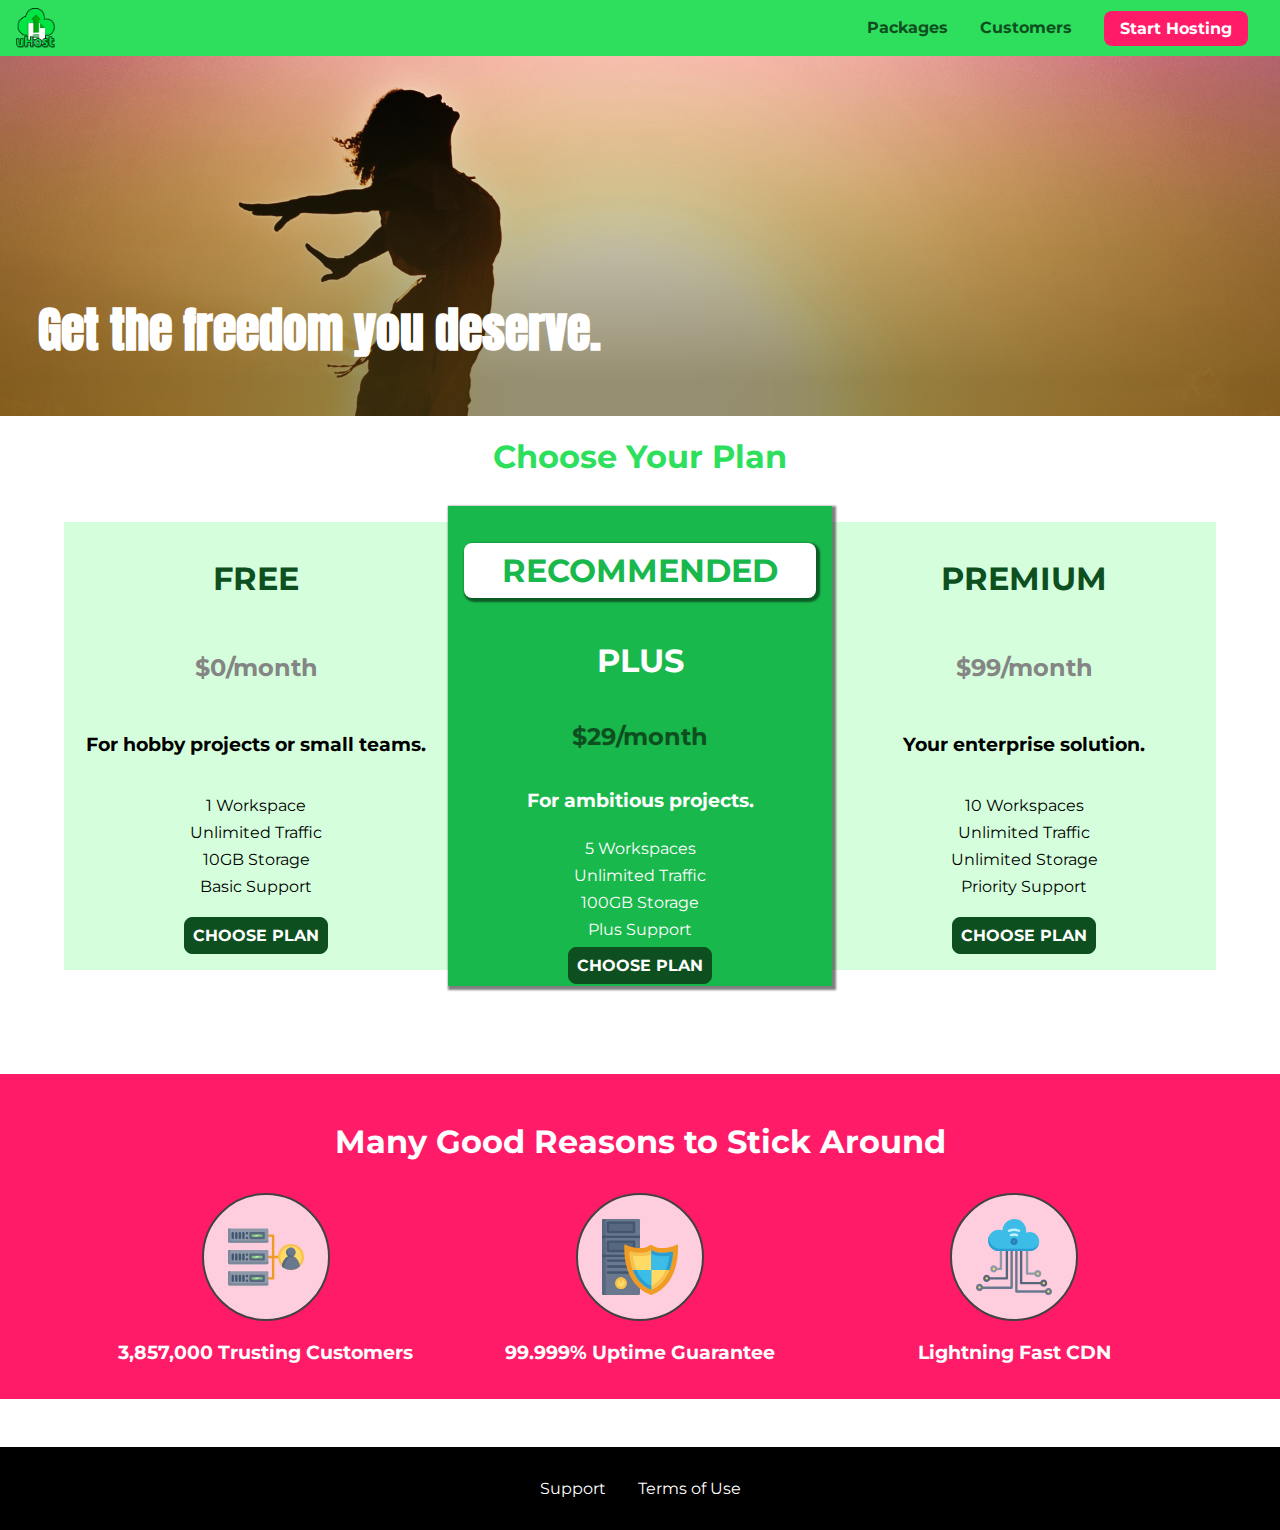
<file: index.html>
<!DOCTYPE html>
<html lang="en">

<head>
  <meta charset="UTF-8" />
  <meta http-equiv="X-UA-Compatible" content="ie=edge" />
  <meta name="viewport" content="width=device-width, initial-scale=1.0">
  <title>uHost</title>
  <link rel=" shortcut icon" href="favicon.png" />
  <link rel="stylesheet" href="shared.css" />
  <link rel="stylesheet" href="main.css" />
</head>

<body>
  <div class="backdrop"></div>
  <div class="modal">
    <h1 class="modal__title">Do you want to continue?</h1>
    <div class="modal__actions">
      <a href="start-hosting/index.html" class="modal__action">Yes!</a>
      <button class="modal__action modal__action--negative" type="button">
        No!
      </button>
    </div>
  </div>
  <header class="main-header">
    <div class="main-header__items">

      <button class="toggle-button">
        <span class="toggle-button__bar"></span>
        <span class="toggle-button__bar"></span>
        <span class="toggle-button__bar"></span>
      </button>
      <a href="index.html" class="main-header__brand">
        <img src="images/uhost-icon.png" alt="uHost - Your favorite hosting company" />
      </a>
    </div>
    <nav class="main-nav">
      <ul class="main-nav__items">
        <li class="main-nav__item">
          <a href="packages/index.html">Packages</a>
        </li>
        <li class="main-nav__item">
          <a href="customers/index.html">Customers</a>
        </li>
        <li class="main-nav__item main-nav__item--cta">
          <a href="start-hosting/index.html">Start Hosting</a>
        </li>
      </ul>
    </nav>
  </header>

  <nav class="mobile-nav">
    <ul class="mobile-nav__items">
      <li class="mobile-nav__item">
        <a href="packages/index.html">Packages</a>
      </li>
      <li class="mobile-nav__item">
        <a href="customers/index.html">Customers</a>
      </li>
      <li class="mobile-nav__item mobile-nav__item--cta">
        <a href="start-hosting/index.html">Start Hosting</a>
      </li>
    </ul>
  </nav>
  <main>
    <section id="product-overview">
      <h1>Get the freedom you deserve.</h1>
    </section>
    <section id="plans">
      <h1 class="section-title">Choose Your Plan</h1>
      <div class="plan__list">
        <article class="plan">
          <h1 class="plan__title">FREE</h1>
          <h2 class="plan__price">$0/month</h2>
          <h3>For hobby projects or small teams.</h3>
          <ul class="plan__features">
            <li class="plan__feature">1 Workspace</li>
            <li class="plan__feature">Unlimited Traffic</li>
            <li class="plan__feature">10GB Storage</li>
            <li class="plan__feature">Basic Support</li>
          </ul>
          <div>
            <button class="button">CHOOSE PLAN</button>
          </div>
        </article>
        <article class="plan plan--highlighted">
          <h1 class="plan__annotation">RECOMMENDED</h1>
          <h1 class="plan__title">PLUS</h1>
          <h2 class="plan__price">$29/month</h2>
          <h3>For ambitious projects.</h3>
          <ul class="plan__features">
            <li class="plan__feature">5 Workspaces</li>
            <li class="plan__feature">Unlimited Traffic</li>
            <li class="plan__feature">100GB Storage</li>
            <li class="plan__feature">Plus Support</li>
          </ul>
          <div>
            <button class="button">CHOOSE PLAN</button>
          </div>
        </article>
        <article class="plan">
          <h1 class="plan__title">PREMIUM</h1>
          <h2 class="plan__price">$99/month</h2>
          <h3>Your enterprise solution.</h3>
          <ul class="plan__features">
            <li class="plan__feature">10 Workspaces</li>
            <li class="plan__feature">Unlimited Traffic</li>
            <li class="plan__feature">Unlimited Storage</li>
            <li class="plan__feature">Priority Support</li>
          </ul>
          <div>
            <button class="button">CHOOSE PLAN</button>
          </div>
        </article>
      </div>
    </section>
    <section id="key-features">
      <h1 class="section-title">Many Good Reasons to Stick Around</h1>
      <ul class="key-feature__list">
        <li class="key-feature">
          <div class="key-feature__image">
            <svg viewbox="0 0 512 512">
              <path style="fill: #f09b24"
                d="M344,248h-32V112c0-4.418-3.582-8-8-8h-40c-4.418,0-8,3.582-8,8s3.582,8,8,8h32v128h-32  c-4.418,0-8,3.582-8,8s3.582,8,8,8h32v128h-32c-4.418,0-8,3.582-8,8s3.582,8,8,8h40c4.418,0,8-3.582,8-8V264h32c4.418,0,8-3.582,8-8  S348.418,248,344,248z" />
              <path style="fill: #8e9aa9"
                d="M264,64H8c-4.418,0-8,3.582-8,8v80c0,4.418,3.582,8,8,8h256c4.418,0,8-3.582,8-8V72  C272,67.582,268.418,64,264,64z" />
              <path style="fill: #7c899b"
                d="M24,144c-4.418,0-8-3.582-8-8V64H8c-4.418,0-8,3.582-8,8v80c0,4.418,3.582,8,8,8h256  c4.418,0,8-3.582,8-8v-8H24z" />
              <rect x="152" y="96" style="fill: #b8e3a8" width="88" height="32" />
              <g>
                <polygon style="fill: #7ec97d" points="152,96 152,128 166,128 198,96  " />
                <polygon style="fill: #7ec97d" points="220,96 188,128 240,128 240,96  " />
              </g>
              <path style="fill: #56677e"
                d="M240,136h-88c-4.418,0-8-3.582-8-8V96c0-4.418,3.582-8,8-8h88c4.418,0,8,3.582,8,8v32  C248,132.418,244.418,136,240,136z M160,120h72v-16h-72V120z" />
              <g>
                <path style="fill: #435670"
                  d="M32,136c-4.418,0-8-3.582-8-8V96c0-4.418,3.582-8,8-8s8,3.582,8,8v32C40,132.418,36.418,136,32,136z   " />
                <path style="fill: #435670"
                  d="M56,136c-4.418,0-8-3.582-8-8V96c0-4.418,3.582-8,8-8s8,3.582,8,8v32C64,132.418,60.418,136,56,136z   " />
                <path style="fill: #435670"
                  d="M80,136c-4.418,0-8-3.582-8-8V96c0-4.418,3.582-8,8-8s8,3.582,8,8v32C88,132.418,84.418,136,80,136z   " />
                <path style="fill: #435670"
                  d="M104,136c-4.418,0-8-3.582-8-8V96c0-4.418,3.582-8,8-8s8,3.582,8,8v32   C112,132.418,108.418,136,104,136z" />
                <path style="fill: #435670"
                  d="M128,105c-4.418,0-8-3.582-8-8v-1c0-4.418,3.582-8,8-8s8,3.582,8,8v1   C136,101.418,132.418,105,128,105z" />
                <path style="fill: #435670"
                  d="M128,136c-4.418,0-8-3.582-8-8v-1c0-4.418,3.582-8,8-8s8,3.582,8,8v1   C136,132.418,132.418,136,128,136z" />
              </g>
              <path style="fill: #8e9aa9"
                d="M264,208H8c-4.418,0-8,3.582-8,8v80c0,4.418,3.582,8,8,8h256c4.418,0,8-3.582,8-8v-80  C272,211.582,268.418,208,264,208z" />
              <path style="fill: #7c899b"
                d="M24,288c-4.418,0-8-3.582-8-8v-72H8c-4.418,0-8,3.582-8,8v80c0,4.418,3.582,8,8,8h256  c4.418,0,8-3.582,8-8v-8H24z" />
              <rect x="152" y="240" style="fill: #b8e3a8" width="88" height="32" />
              <g>
                <polygon style="fill: #7ec97d" points="152,240 152,272 166,272 198,240  " />
                <polygon style="fill: #7ec97d" points="220,240 188,272 240,272 240,240  " />
              </g>
              <path style="fill: #56677e"
                d="M240,280h-88c-4.418,0-8-3.582-8-8v-32c0-4.418,3.582-8,8-8h88c4.418,0,8,3.582,8,8v32  C248,276.418,244.418,280,240,280z M160,264h72v-16h-72V264z" />
              <g>
                <path style="fill: #435670"
                  d="M32,280c-4.418,0-8-3.582-8-8v-32c0-4.418,3.582-8,8-8s8,3.582,8,8v32C40,276.418,36.418,280,32,280   z" />
                <path style="fill: #435670"
                  d="M56,280c-4.418,0-8-3.582-8-8v-32c0-4.418,3.582-8,8-8s8,3.582,8,8v32C64,276.418,60.418,280,56,280   z" />
                <path style="fill: #435670"
                  d="M80,280c-4.418,0-8-3.582-8-8v-32c0-4.418,3.582-8,8-8s8,3.582,8,8v32C88,276.418,84.418,280,80,280   z" />
                <path style="fill: #435670"
                  d="M104,280c-4.418,0-8-3.582-8-8v-32c0-4.418,3.582-8,8-8s8,3.582,8,8v32   C112,276.418,108.418,280,104,280z" />
                <path style="fill: #435670"
                  d="M128,249c-4.418,0-8-3.582-8-8v-1c0-4.418,3.582-8,8-8s8,3.582,8,8v1   C136,245.418,132.418,249,128,249z" />
                <path style="fill: #435670"
                  d="M128,280c-4.418,0-8-3.582-8-8v-1c0-4.418,3.582-8,8-8s8,3.582,8,8v1   C136,276.418,132.418,280,128,280z" />
              </g>
              <path style="fill: #8e9aa9"
                d="M264,352H8c-4.418,0-8,3.582-8,8v80c0,4.418,3.582,8,8,8h256c4.418,0,8-3.582,8-8v-80  C272,355.582,268.418,352,264,352z" />
              <path style="fill: #7c899b"
                d="M24,432c-4.418,0-8-3.582-8-8v-72H8c-4.418,0-8,3.582-8,8v80c0,4.418,3.582,8,8,8h256  c4.418,0,8-3.582,8-8v-8H24z" />
              <rect x="152" y="384" style="fill: #b8e3a8" width="88" height="32" />
              <g>
                <polygon style="fill: #7ec97d" points="152,384 152,416 166,416 198,384  " />
                <polygon style="fill: #7ec97d" points="220,384 188,416 240,416 240,384  " />
              </g>
              <path style="fill: #56677e"
                d="M240,424h-88c-4.418,0-8-3.582-8-8v-32c0-4.418,3.582-8,8-8h88c4.418,0,8,3.582,8,8v32  C248,420.418,244.418,424,240,424z M160,408h72v-16h-72V408z" />
              <g>
                <path style="fill: #435670"
                  d="M32,424c-4.418,0-8-3.582-8-8v-32c0-4.418,3.582-8,8-8s8,3.582,8,8v32C40,420.418,36.418,424,32,424   z" />
                <path style="fill: #435670"
                  d="M56,424c-4.418,0-8-3.582-8-8v-32c0-4.418,3.582-8,8-8s8,3.582,8,8v32C64,420.418,60.418,424,56,424   z" />
                <path style="fill: #435670"
                  d="M80,424c-4.418,0-8-3.582-8-8v-32c0-4.418,3.582-8,8-8s8,3.582,8,8v32C88,420.418,84.418,424,80,424   z" />
                <path style="fill: #435670"
                  d="M104,424c-4.418,0-8-3.582-8-8v-32c0-4.418,3.582-8,8-8s8,3.582,8,8v32   C112,420.418,108.418,424,104,424z" />
                <path style="fill: #435670"
                  d="M128,393c-4.418,0-8-3.582-8-8v-1c0-4.418,3.582-8,8-8s8,3.582,8,8v1   C136,389.418,132.418,393,128,393z" />
                <path style="fill: #435670"
                  d="M128,424c-4.418,0-8-3.582-8-8v-1c0-4.418,3.582-8,8-8s8,3.582,8,8v1   C136,420.418,132.418,424,128,424z" />
              </g>
              <path style="fill: #f7c14d"
                d="M424,168c-48.523,0-88,39.477-88,88s39.477,88,88,88s88-39.477,88-88S472.523,168,424,168z" />
              <path style="fill: #ffdb66"
                d="M424,184c-39.701,0-72,32.299-72,72s32.299,72,72,72s72-32.299,72-72S463.701,184,424,184z" />
              <path style="fill: #69788d"
                d="M484.893,314.16C476.393,274.588,451.922,248,424,248s-52.393,26.588-60.893,66.16  c-0.605,2.82,0.354,5.749,2.511,7.664C381.731,336.124,402.465,344,424,344s42.269-7.876,58.381-22.176  C484.539,319.909,485.498,316.98,484.893,314.16z" />
              <path style="fill: #56677e"
                d="M434.053,249.171C430.768,248.403,427.411,248,424,248c-27.922,0-52.393,26.588-60.893,66.16  c-0.605,2.82,0.354,5.749,2.511,7.664c3.383,3.002,6.979,5.703,10.734,8.125C384.904,286.243,407.373,255.378,434.053,249.171z" />
              <path style="fill: #69788d"
                d="M424,192c-17.645,0-32,14.355-32,32s14.355,32,32,32s32-14.355,32-32S441.645,192,424,192z" />
              <path style="fill: #56677e"
                d="M432,248c-17.645,0-32-14.355-32-32c0-6.783,2.128-13.076,5.742-18.258  C397.444,203.53,392,213.138,392,224c0,17.645,14.355,32,32,32c10.862,0,20.471-5.444,26.258-13.742  C445.076,245.872,438.783,248,432,248z" />
            </svg>
          </div>
          <p class="key-feature__description">3,857,000 Trusting Customers</p>
        </li>
        <li class="key-feature">
          <div class="key-feature__image">
            <svg viewbox="0 0 512 512">
              <path style="fill: #69788d"
                d="M248,0H8C3.582,0,0,3.582,0,8v496c0,4.418,3.582,8,8,8h240c4.418,0,8-3.582,8-8V8  C256,3.582,252.418,0,248,0z" />
              <path style="fill: #56677e"
                d="M24,504V8c0-4.418,3.582-8,8-8H8C3.582,0,0,3.582,0,8v496c0,4.418,3.582,8,8,8h24  C27.582,512,24,508.418,24,504z" />
              <g>
                <rect x="0" y="112" style="fill: #435670" width="256" height="16" />
                <rect x="0" y="240" style="fill: #435670" width="256" height="16" />
              </g>
              <path style="fill: #f7c14d"
                d="M128,392c-22.056,0-40,17.944-40,40s17.944,40,40,40s40-17.944,40-40S150.056,392,128,392z" />
              <path style="fill: #ffdb66"
                d="M128,408c-13.233,0-24,10.767-24,24s10.767,24,24,24s24-10.767,24-24S141.233,408,128,408z" />
              <path style="fill: #f7c14d"
                d="M128,392c-2.739,0-5.414,0.278-8,0.805V424c0,4.418,3.582,8,8,8c4.418,0,8-3.582,8-8v-31.195  C133.414,392.278,130.739,392,128,392z" />
              <g>
                <path style="fill: #435670"
                  d="M216,288H40c-4.418,0-8-3.582-8-8s3.582-8,8-8h176c4.418,0,8,3.582,8,8S220.418,288,216,288z" />
                <path style="fill: #435670"
                  d="M216,328H40c-4.418,0-8-3.582-8-8s3.582-8,8-8h176c4.418,0,8,3.582,8,8S220.418,328,216,328z" />
                <path style="fill: #435670"
                  d="M216,368H40c-4.418,0-8-3.582-8-8s3.582-8,8-8h176c4.418,0,8,3.582,8,8S220.418,368,216,368z" />
                <path style="fill: #435670"
                  d="M216,16H40c-4.418,0-8,3.582-8,8v64c0,4.418,3.582,8,8,8h176c4.418,0,8-3.582,8-8V24   C224,19.582,220.418,16,216,16z" />
              </g>
              <rect x="48" y="32" style="fill: #56677e" width="160" height="48" />
              <path style="fill: #435670"
                d="M216,144H40c-4.418,0-8,3.582-8,8v64c0,4.418,3.582,8,8,8h176c4.418,0,8-3.582,8-8v-64  C224,147.582,220.418,144,216,144z" />
              <rect x="48" y="160" style="fill: #56677e" width="160" height="48" />
              <path style="fill: #f09b24"
                d="M511.747,180.237c-0.194-6.537-8.107-10.107-13.135-5.894c-5.6,4.693-42.904,21.282-98.514,21.282  c-33.45,0-64.625-20.999-64.929-21.206c-2.9-1.991-6.764-1.85-9.512,0.346c-2.677,2.135-27.201,20.86-63.793,20.86  c-55.607,0-92.914-16.589-98.515-21.282c-5.028-4.211-12.941-0.645-13.135,5.894c-1.634,54.834,4.655,105.941,18.693,151.903  c12.096,39.604,29.759,74.047,52.497,102.373c27.538,34.304,62.743,59.882,104.66,76.045c3.069,1.918,6.757,1.921,9.83,0  c41.917-16.163,77.122-41.741,104.66-76.045c22.738-28.326,40.401-62.77,52.497-102.373  C507.092,286.179,513.381,235.071,511.747,180.237z" />
              <path style="fill: #f7c14d"
                d="M476.21,221.226c-1.953-1.631-4.568-2.235-7.036-1.628c-21.686,5.327-44.926,8.028-69.075,8.028  c-25.926,0-49.633-8.975-64.955-16.504c-2.307-1.134-5.016-1.091-7.284,0.116c-14.059,7.477-36.919,16.388-65.994,16.388  c-24.153,0-47.394-2.701-69.075-8.028c-5.155-1.268-10.221,2.966-9.894,8.261c2.077,33.693,7.668,65.635,16.616,94.935  c22.774,74.565,66.139,126.334,128.888,153.868c2.032,0.891,4.397,0.891,6.43,0c61.777-27.107,104.716-78.876,127.62-153.868  c8.948-29.3,14.539-61.241,16.616-94.935C479.224,225.319,478.163,222.856,476.21,221.226z" />
              <path style="fill: #ffdb66"
                d="M331.609,451.727c-52.604-25.289-89.304-70.987-109.144-135.944  c-6.532-21.39-11.162-44.336-13.82-68.447c17.133,2.852,34.952,4.291,53.22,4.291c29.394,0,53.376-7.793,69.978-15.561  c17.44,7.736,41.656,15.561,68.256,15.561c18.267,0,36.085-1.439,53.219-4.291c-2.659,24.112-7.288,47.06-13.82,68.448  C419.545,381.108,383.27,426.805,331.609,451.727z" />
              <g>
                <path style="fill: #2c9dd4"
                  d="M479.066,227.858c0.157-2.539-0.903-5.002-2.856-6.633s-4.568-2.235-7.036-1.628   c-21.686,5.327-44.926,8.028-69.075,8.028c-25.926,0-49.633-8.975-64.955-16.504c-1.057-0.52-2.2-0.78-3.345-0.806l-0.072,133.351   h123.601c2.556-6.746,4.933-13.702,7.123-20.874C471.398,293.493,476.989,261.552,479.066,227.858z" />
                <path style="fill: #2c9dd4"
                  d="M206.658,343.667c24.153,63.42,65.028,108.108,121.743,132.995c1.031,0.452,2.147,0.673,3.263,0.666   l0.063-133.661H206.658z" />
              </g>
              <g>
                <path style="fill: #3cbde8"
                  d="M439.497,315.783c6.532-21.389,11.161-44.336,13.82-68.448c-17.134,2.852-34.952,4.291-53.219,4.291   c-26.6,0-50.815-7.824-68.256-15.561l-0.116,107.601h97.758C433.179,334.807,436.524,325.518,439.497,315.783z" />
                <path style="fill: #3cbde8"
                  d="M232.523,343.667c21.144,50.298,54.363,86.56,99.087,108.06l0.117-108.06H232.523z" />
              </g>
            </svg>
          </div>
          <p class="key-feature__description">99.999% Uptime Guarantee</p>
        </li>
        <li class="key-feature">
          <div class="key-feature__image">
            <svg viewbox="0 0 512 512">
              <path style="fill: #8e9aa9"
                d="M168,200c-4.418,0-8,3.582-8,8v120h-17.376c-3.302-9.311-12.194-16-22.624-16  c-13.234,0-24,10.767-24,24s10.766,24,24,24c10.429,0,19.321-6.689,22.624-16H168c4.418,0,8-3.582,8-8V208  C176,203.582,172.418,200,168,200z" />
              <path style="fill: #ffdb66"
                d="M120,328c-4.411,0-8,3.589-8,8s3.589,8,8,8s8-3.589,8-8S124.411,328,120,328z" />
              <path style="fill: #56677e"
                d="M208,200c-4.418,0-8,3.582-8,8v184H94.624C91.322,382.689,82.43,376,72,376  c-13.234,0-24,10.767-24,24s10.766,24,24,24c10.429,0,19.321-6.689,22.624-16H208c4.418,0,8-3.582,8-8V208  C216,203.582,212.418,200,208,200z" />
              <path style="fill: #ffdb66" d="M72,392c-4.411,0-8,3.589-8,8s3.589,8,8,8s8-3.589,8-8S76.411,392,72,392z" />
              <path style="fill: #69788d"
                d="M240,208c-4.418,0-8,3.582-8,8v239H47.24c-2.671-10.34-12.078-18-23.24-18c-13.234,0-24,10.767-24,24  s10.766,24,24,24c9.666,0,18.009-5.747,21.809-14H240c4.418,0,8-3.582,8-8V216C248,211.582,244.418,208,240,208z" />
              <path style="fill: #ffdb66" d="M24,453c-4.411,0-8,3.589-8,8s3.589,8,8,8s8-3.589,8-8S28.411,453,24,453z" />
              <path style="fill: #69788d"
                d="M488,464c-10.429,0-19.321,6.689-22.624,16H280V208c0-4.418-3.582-8-8-8s-8,3.582-8,8v280  c0,4.418,3.582,8,8,8h193.376c3.302,9.311,12.194,16,22.624,16c13.234,0,24-10.767,24-24S501.234,464,488,464z" />
              <path style="fill: #ffdb66"
                d="M488,480c-4.411,0-8,3.589-8,8s3.589,8,8,8s8-3.589,8-8S492.411,480,488,480z" />
              <path style="fill: #56677e"
                d="M456,408c-10.429,0-19.321,6.689-22.624,16H312V208c0-4.418-3.582-8-8-8s-8,3.582-8,8v224  c0,4.418,3.582,8,8,8h129.376c3.302,9.311,12.194,16,22.624,16c13.234,0,24-10.767,24-24S469.234,408,456,408z" />
              <path style="fill: #ffdb66"
                d="M456,424c-4.411,0-8,3.589-8,8s3.589,8,8,8s8-3.589,8-8S460.411,424,456,424z" />
              <path style="fill: #8e9aa9"
                d="M416,344c-10.429,0-19.321,6.689-22.624,16H352V208c0-4.418-3.582-8-8-8s-8,3.582-8,8v160  c0,4.418,3.582,8,8,8h49.376c3.302,9.311,12.194,16,22.624,16c13.234,0,24-10.767,24-24S429.234,344,416,344z" />
              <path style="fill: #ffdb66"
                d="M416,360c-4.411,0-8,3.589-8,8s3.589,8,8,8s8-3.589,8-8S420.411,360,416,360z" />
              <path style="fill: #3cbde8"
                d="M362,88c-8.741,0-17.231,1.751-25.06,5.085C337.646,88.797,338,84.43,338,80  c0-44.112-35.888-80-80-80c-42.823,0-77.895,33.816-79.909,76.149C170.393,73.415,162.244,72,154,72c-39.701,0-72,32.299-72,72  s32.299,72,72,72h208c35.29,0,64-28.71,64-64S397.29,88,362,88z" />
              <path style="fill: #2c9dd4"
                d="M368,200H160c-39.701,0-72-32.299-72-72c0-5.863,0.721-11.559,2.05-17.019  C84.918,120.88,82,132.102,82,144c0,39.701,32.299,72,72,72h208c30.389,0,55.88-21.296,62.379-49.743  C413.565,186.327,392.352,200,368,200z" />
              <path style="fill: #2a7db5"
                d="M256,128c-13.234,0-24,10.767-24,24s10.766,24,24,24c13.233,0,24-10.767,24-24S269.233,128,256,128z" />
              <path style="fill: #2c9dd4"
                d="M256,144c-4.411,0-8,3.589-8,8s3.589,8,8,8c4.411,0,8-3.589,8-8S260.411,144,256,144z" />
              <g>
                <path style="fill: #c5f1fa"
                  d="M221.755,87.695c-2.994,0-5.864-1.688-7.233-4.572c-1.894-3.991-0.194-8.763,3.798-10.657   C230.157,66.849,242.834,64,256,64c13.166,0,25.844,2.849,37.68,8.466c3.992,1.895,5.692,6.666,3.798,10.657   s-6.666,5.692-10.657,3.798C277.144,82.328,266.774,80,256,80c-10.774,0-21.144,2.328-30.821,6.921   C224.072,87.446,222.904,87.695,221.755,87.695z" />
                <path style="fill: #c5f1fa"
                  d="M276.545,116.618c-1.148,0-2.316-0.249-3.424-0.774C267.745,113.293,261.985,112,256,112   c-5.985,0-11.745,1.293-17.121,3.844c-3.991,1.895-8.763,0.192-10.657-3.798c-1.894-3.992-0.193-8.764,3.798-10.657   C239.557,97.813,247.625,96,256,96c8.376,0,16.444,1.813,23.98,5.389c3.991,1.894,5.692,6.665,3.798,10.657   C282.41,114.93,279.539,116.618,276.545,116.618z" />
              </g>
            </svg>
          </div>
          <p class="key-feature__description">Lightning Fast CDN</p>
        </li>
      </ul>
    </section>
  </main>
  <footer class="main-footer">
    <nav>
      <ul class="main-footer__links">
        <li class="main-footer__link">
          <a href="#">Support</a>
        </li>
        <li class="main-footer__link">
          <a href="#">Terms of Use</a>
        </li>
      </ul>
    </nav>
  </footer>
  <script src="shared.js" />
  </body>
</html>
</file>
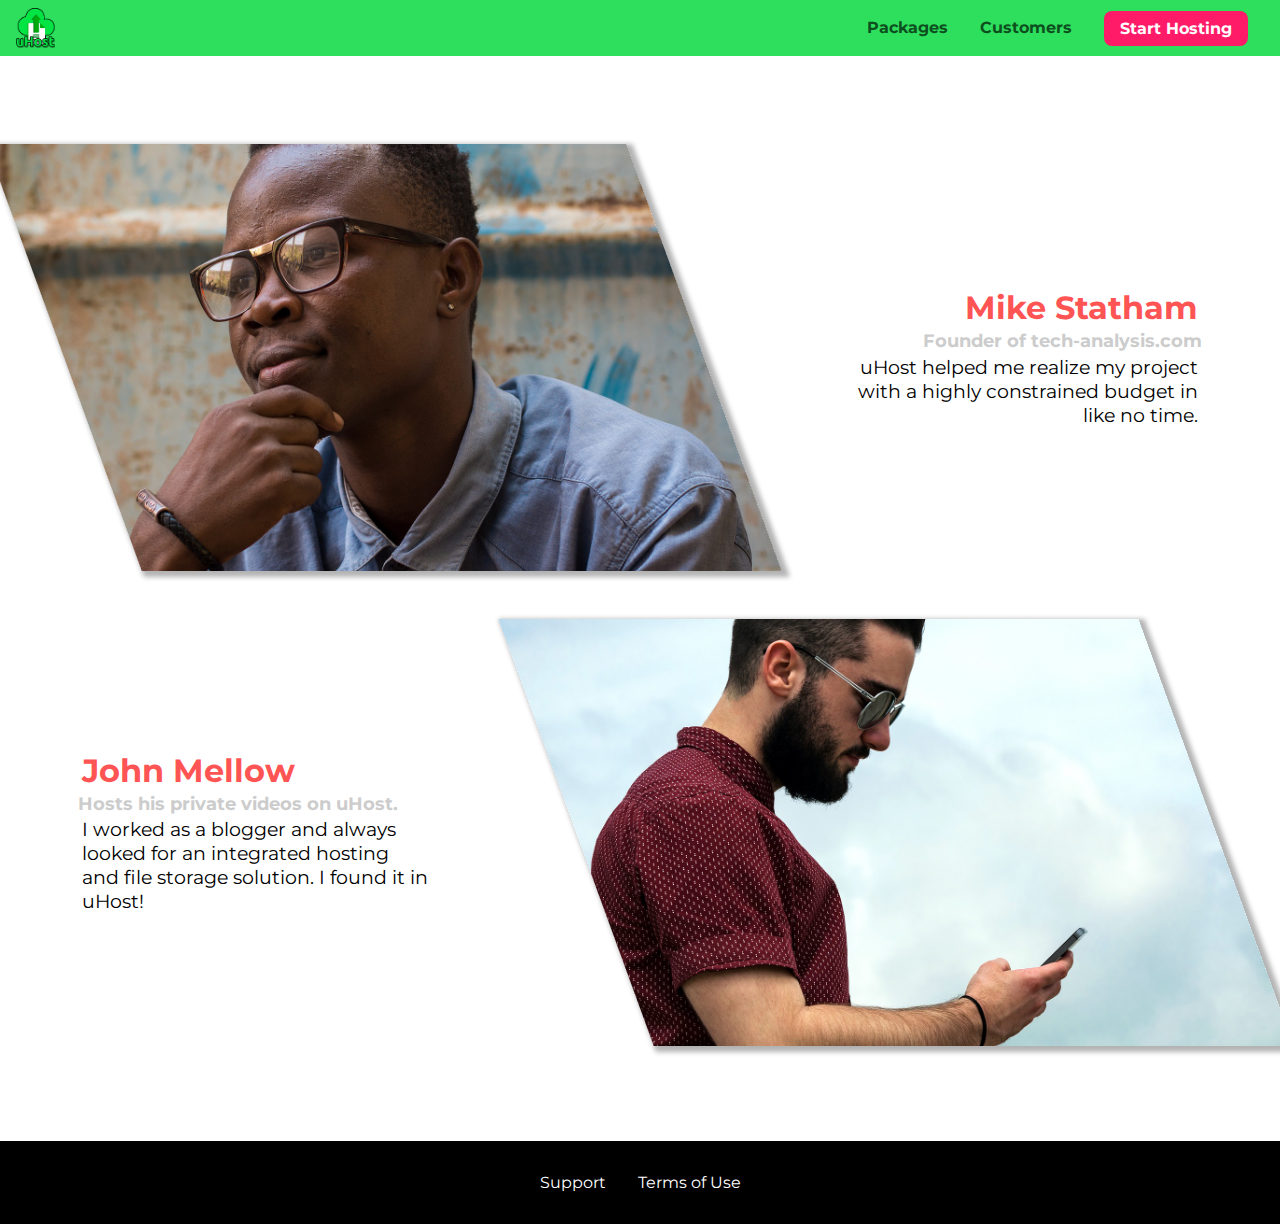
<file: customers/index.html>
<!DOCTYPE html>
<html lang="en">

<head>
  <meta charset="UTF-8" />
  <meta name="viewport" content="width=device-width, initial-scale=1.0" />
  <meta http-equiv="X-UA-Compatible" content="ie=edge" />
  <title>uHost Customers</title>
  <link rel="shortcut icon" href="../favicon.png" />
  <link rel="stylesheet" href="../shared.css" />
  <link rel="stylesheet" href="customers.css" />
</head>

<body>
  <div class="backdrop"></div>

  <header class="main-header">
    <div>
      <button class="toggle-button">
        <span class="toggle-button__bar"></span>
        <span class="toggle-button__bar"></span>
        <span class="toggle-button__bar"></span>
      </button>
      <a href="../index.html" class="main-header__brand">
        <img src="../images/uhost-icon.png" alt="uHost - Your favorite hosting company" />
      </a>
    </div>
    <nav class="main-nav">
      <ul class="main-nav__items">
        <li class="main-nav__item">
          <a href="../packages/index.html">Packages</a>
        </li>
        <li class="main-nav__item">
          <a href="index.html">Customers</a>
        </li>
        <li class="main-nav__item main-nav__item--cta">
          <a href="../start-hosting/index.html">Start Hosting</a>
        </li>
      </ul>
    </nav>
  </header>
  <nav class="mobile-nav">
    <ul class="mobile-nav__items">
      <li class="mobile-nav__item">
        <a href="../packages/index.html">Packages</a>
      </li>
      <li class="mobile-nav__item">
        <a href="index.html">Customers</a>
      </li>
      <li class="mobile-nav__item mobile-nav__item--cta">
        <a href="start-hosting/index.html">Start Hosting</a>
      </li>
    </ul>
  </nav>
  <main>
    <div>
      <div class="testimonial" id="customer-1">
        <div class="testimonial__image-container">
          <img src="../images/customer-1.jpg" alt="Mike Statham - Customer" class="testimonial__image" />
        </div>
        <div class="testimonial__info">
          <h1 class="testimonial__name">Mike Statham</h1>
          <h2 class="testimonial__subtitle">
            Founder of
            <a href="tech-analysis.com">tech-analysis.com</a>
          </h2>
          <p class="testimonial__text">
            uHost helped me realize my project with a highly constrained
            budget in like no time.
          </p>
        </div>
      </div>
      <div class="testimonial" id="customer-2">
        <div class="testimonial__info">
          <h1 class="testimonial__name">John Mellow</h1>
          <h2 class="testimonial__subtitle">
            Hosts his private videos on uHost.
          </h2>
          <p class="testimonial__text">
            I worked as a blogger and always looked for an integrated hosting
            and file storage solution. I found it in uHost!
          </p>
        </div>
        <div class="testimonial__image-container">
          <img src="../images/customer-2.jpg" alt="John Mellow - Customer" class="testimonial__image" />
        </div>
      </div>
    </div>
  </main>
  <footer class="main-footer">
    <nav>
      <ul class="main-footer__links">
        <li class="main-footer__link">
          <a href="#">Support</a>
        </li>
        <li class="main-footer__link">
          <a href="#">Terms of Use</a>
        </li>
      </ul>
    </nav>
  </footer>
  <script src="../shared.js" />
  </body>

</html>
</file>
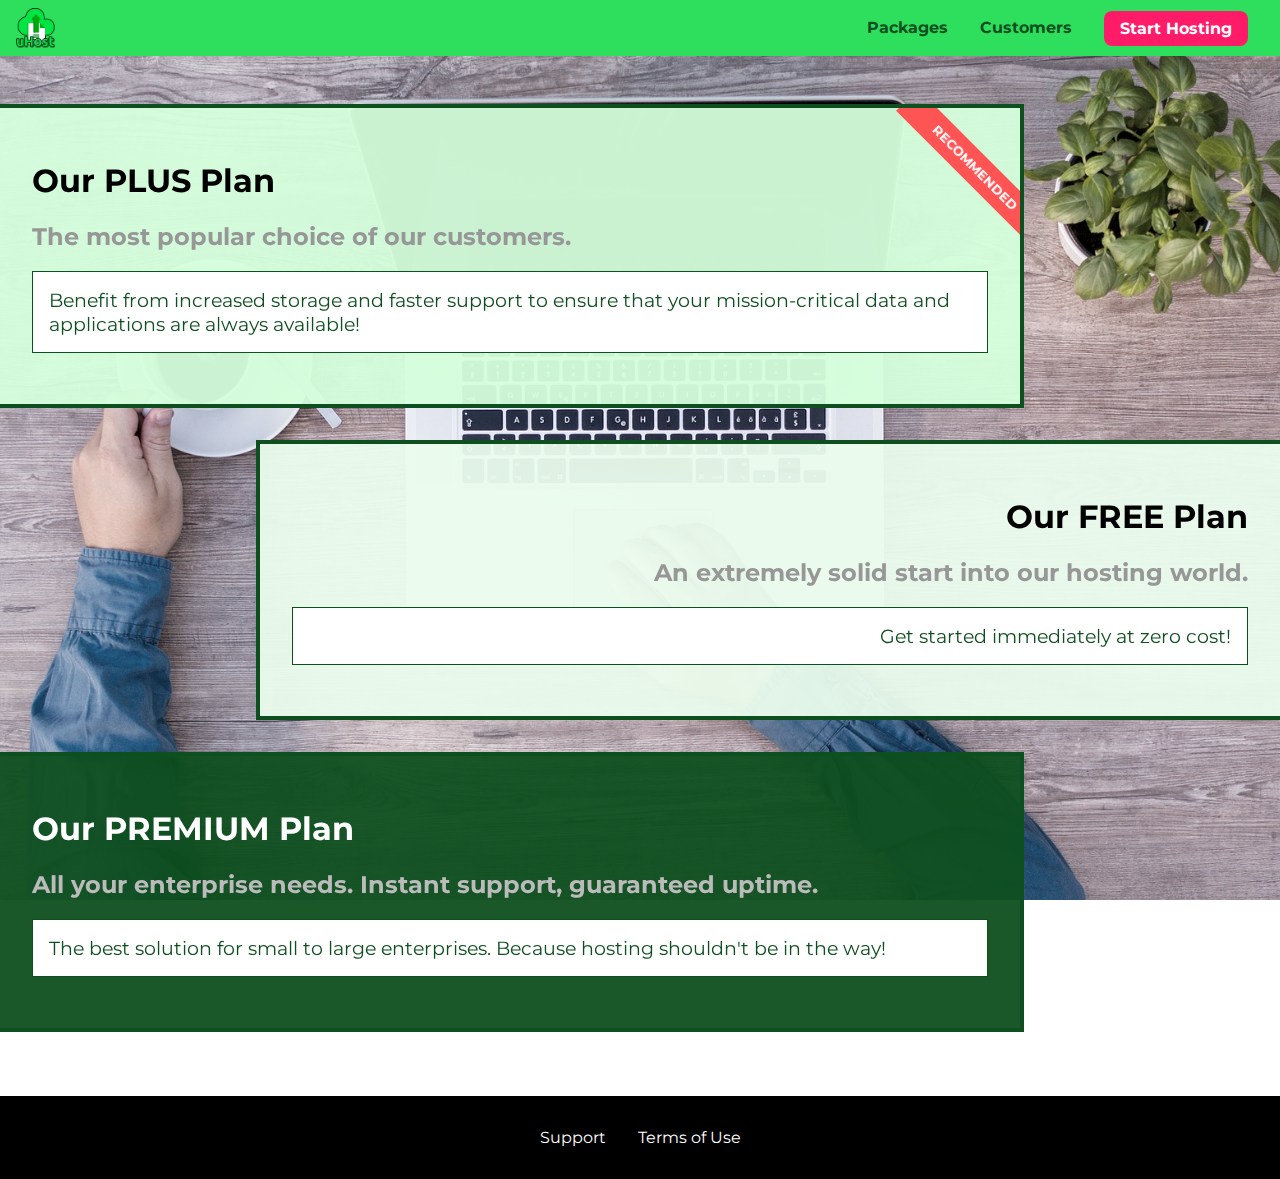
<file: packages/index.html>
<!DOCTYPE html>
<html lang="en">

<head>
	<meta charset="UTF-8" />
	<meta http-equiv="X-UA-Compatible" content="ie=edge">
	<meta name="viewport" content="width=device-width, initial-scale=1.0">
	<title>uHost</title>
	<link rel="shortcut icon" href="favicon.png">
	<link rel="stylesheet" href="../shared.css">
	<link rel="stylesheet" href="packages.css">
</head>

<body>
	<div class="backdrop"></div>
	<div class="background"></div>
	<header class="main-header">
		<div>
			<button class="toggle-button">
				<span class="toggle-button__bar"></span>
				<span class="toggle-button__bar"></span>
				<span class="toggle-button__bar"></span>
			</button>
			<a href="../index.html" class="main-header__brand">
				<img src="../images/uhost-icon.png" alt="uHost - Your favorite hosting company">
			</a>
		</div>
		<nav class="main-nav">
			<ul class="main-nav__items">
				<li class="main-nav__item">
					<a href="index.html">Packages</a>
				</li>
				<li class="main-nav__item">
					<a href="../customers/index.html">Customers</a>
				</li>
				<li class="main-nav__item main-nav__item--cta">
					<a href="../start-hosting/index.html">Start Hosting</a>
				</li>
			</ul>
		</nav>
	</header>
	<nav class="mobile-nav">
		<ul class="mobile-nav__items">
			<li class="mobile-nav__item">
				<a href="index.html">Packages</a>
			</li>
			<li class="mobile-nav__item">
				<a href="../customers/index.html">Customers</a>
			</li>
			<li class="mobile-nav__item mobile-nav__item--cta">
				<a href="../start-hosting/index.html">Start Hosting</a>
			</li>
		</ul>
	</nav>
	</nav>
	<main>
		<section class="package" id="plus">
			<a href="#">
				<h1 class="package__title">Our PLUS Plan</h1>
				<h2 class="package__badge">RECOMMENDED</h2>
				<h2 class="package__subtitle">The most popular choice of our customers.</h2>
				<p class="package__info">Benefit from increased storage and faster support to ensure that your mission-critical
					data and applications
					are always available!</p>
			</a>
		</section>
		<section class="package" id="free">
			<a href="#">
				<h1 class="package__title">Our FREE Plan</h1>
				<h2 class="package__subtitle">An extremely solid start into our hosting world.</h2>
				<p class="package__info">Get started immediately at zero cost!</p>
			</a>
		</section>
		<div class="clearfix"></div>
		<section class="package" id="premium">
			<a href="#">
				<h1 class="package__title">Our PREMIUM Plan</h1>
				<h2 class="package__subtitle">All your enterprise needs. Instant support, guaranteed uptime.
				</h2>
				<p class="package__info">The best solution for small to large enterprises. Because hosting shouldn't be in the
					way!</p>
			</a>
		</section>
	</main>
	<footer class="main-footer">
		<nav>
			<ul class="main-footer__links">
				<li class="main-footer__link">
					<a href="#">Support</a>
				</li>
				<li class="main-footer__link">
					<a href="#">Terms of Use</a>
				</li>
			</ul>
		</nav>
	</footer>
	<script src="../shared.js" />
	</body>

</html>
</file>
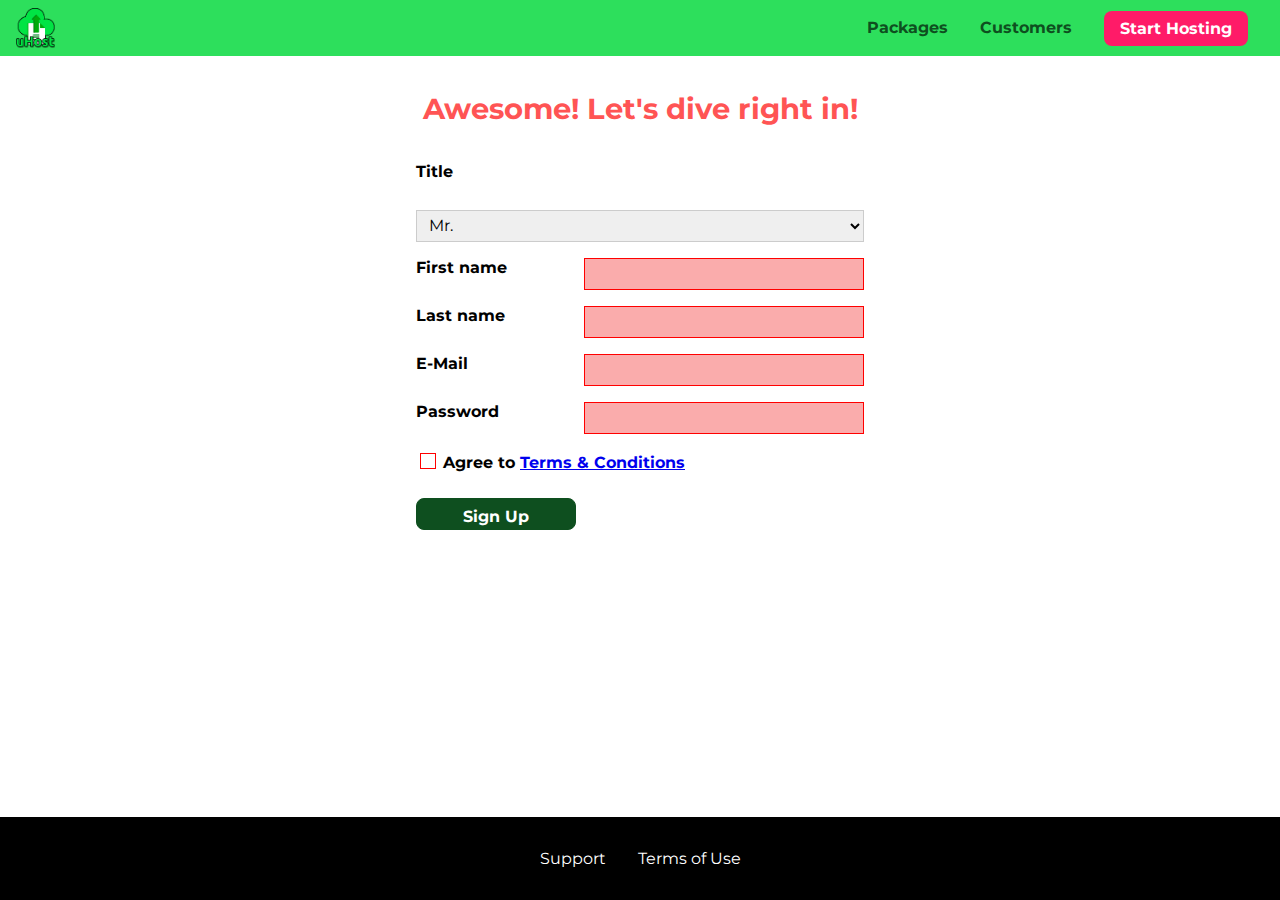
<file: start-hosting/index.html>
<!DOCTYPE html>
<html lang="en">

<head>
  <meta charset="UTF-8">
  <meta name="viewport" content="width=device-width, initial-scale=1.0">
  <meta http-equiv="X-UA-Compatible" content="ie=edge">
  <title>uHost Signup</title>
  <link rel="shortcut icon" href="../favicon.png">
  <link rel="stylesheet" href="../shared.css">
  <link rel="stylesheet" href="start-hosting.css">
</head>

<body>
  <div class="backdrop"></div>
  <header class="main-header">
    <div>
      <button class="toggle-button">
        <span class="toggle-button__bar"></span>
        <span class="toggle-button__bar"></span>
        <span class="toggle-button__bar"></span>
      </button>
      <a href="../index.html" class="main-header__brand">
        <img src="../images/uhost-icon.png" alt="uHost - Your favorite hosting company">
      </a>
    </div>
    <nav class="main-nav">
      <ul class="main-nav__items">
        <li class="main-nav__item">
          <a href="../packages/index.html">Packages</a>
        </li>
        <li class="main-nav__item">
          <a href="../customers/index.html">Customers</a>
        </li>
        <li class="main-nav__item main-nav__item--cta">
          <a href="index.html">Start Hosting</a>
        </li>
      </ul>
    </nav>
  </header>
  <nav class="mobile-nav">
    <ul class="mobile-nav__items">
      <li class="mobile-nav__item">
        <a href="../packages/index.html">Packages</a>
      </li>
      <li class="mobile-nav__item">
        <a href="../customers/index.html">Customers</a>
      </li>
      <li class="mobile-nav__item mobile-nav__item--cta">
        <a href="index.html">Start Hosting</a>
      </li>
    </ul>
  </nav>
  <main class="signup-page">
    <h1 class="signup-title">Awesome! Let's dive right in!</h1>
    <form action="index.html" class="signup-form">
      <label for="title">Title</label>
      <select id="title">
        <option value="mr">Mr.</option>
        <option value="ms">Ms.</option>
      </select>
      <label for="first-name">First name</label>
      <input type="text" id="first-name" required>
      <label for="last-name">Last name</label>
      <input type="text" id="last-name" required>
      <label for="email">E-Mail</label>
      <input type="email" id="email" required>
      <label for="password">Password</label>
      <input type="password" id="password" required>
      <div class="signup-form__checkbox">
        <input type="checkbox" id="agree-terms" required>
        <label for="agree-terms">Agree to
          <a href="#">Terms &amp; Conditions</a>
        </label>
      </div>
      <button type="submit" class="button">Sign Up</button>
    </form>
  </main>
  <footer class="main-footer">
    <nav>
      <ul class="main-footer__links">
        <li class="main-footer__link">
          <a href="#">Support</a>
        </li>
        <li class="main-footer__link">
          <a href="#">Terms of Use</a>
        </li>
      </ul>
    </nav>
  </footer>
  <script src="../shared.js"></script>
</body>

</html>
</file>
<file: shared.css>
@import url('https://fonts.googleapis.com/css?family=Roboto:100,400,900');
@import url('https://fonts.googleapis.com/css?family=Anton');
@import url('https://fonts.googleapis.com/css?family=Montserrat:400,700');

* {
  box-sizing: border-box;
}

html {
  height: 100%;
}

body {
  font-family: 'Montserrat', sans-serif;
  margin: 0;
  display: grid;
  grid-template-rows: 3.5rem auto fit-content(8rem);
  grid-template-areas:
    'header'
    'main'
    'footer';
  /* padding-top: 3.5rem; */
  height: 100%;
}

main {
  /* min-height: calc(100vh - 3.5rem - 8rem); */
  /* grid-row: 2 / 3; */
  grid-area: main;
}

.backdrop {
  display: none;
  position: fixed;
  opacity: 0;
  top: 0;
  left: 0;
  z-index: 100;
  width: 100vw;
  height: 100vh;
  background: rgba(0, 0, 0, 0.5);
  transition: opacity 0.2s linear; /*200ms*/
}

.main-header {
  width: 100%;
  position: fixed;
  top: 0;
  left: 0;
  background: #2ddf5c;
  padding: 0.5rem 1rem;
  z-index: 60;
  display: flex;
  align-items: center;
  justify-content: space-between;
}

.toggle-button {
  width: 3rem;
  background: transparent;
  border: none;
  cursor: pointer;
  padding-top: 0;
  padding-bottom: 0;
  vertical-align: middle;
}

.toggle-button:focus {
  outline: none;
}

.toggle-button__bar {
  width: 100%;
  height: 0.2rem;
  background: black;
  display: block;
  margin: 0.6rem 0;
}

.main-header__brand {
  color: #0e4f1f;
  text-decoration: none;
  font-weight: bold;
  /* width: 20px; */
}

.main-header__brand img {
  height: 2.5rem;
  /* width: 100%; */
  vertical-align: middle;
}

.main-nav {
  display: none;
}

.main-nav__items {
  margin: 0;
  padding: 0;
  list-style: none;
  display: flex;
}

.main-nav__item {
  margin: 0 1rem;
}

.main-nav__item a,
.mobile-nav__item a {
  text-decoration: none;
  color: #0e4f1f;
  font-weight: bold;
  padding: 0.2rem 0;
}

.main-nav__item a:hover,
.main-nav__item a:active {
  color: white;
  border-bottom: 5px solid white;
}

.main-nav__item--cta {
  /* @keyframes set    time of animation    delay    number of repetitions  in end of interation does it alternate to start position   finish using the last position of keyframes animation or not; */
  animation: wiggle 400ms 3s 8 ease-out none;
}

.main-nav__item--cta a,
.mobile-nav__item--cta a {
  color: white;
  background: #ff1b68;
  padding: 0.5rem 1rem;
  border-radius: 8px;
}

.main-nav__item--cta a:hover,
.main-nav__item--cta a:active,
.mobile-nav__item--cta a:hover,
.mobile-nav__item--cta a:active {
  color: #ff1b68;
  background: white;
  border: none;
}

@media (min-width: 40rem) {
  .toggle-button {
    display: none;
  }

  .main-nav {
    /* display: inline-block;
    text-align: right;
    width: calc(100% - 44px);
    vertical-align: middle; */
    display: flex;
  }
}

.main-footer {
  background: black;
  padding: 2rem;
  margin-top: 3rem;
  /* grid-row: 3 / 4; */
  grid-area: footer;
}

.main-footer__links {
  list-style: none;
  margin: 0;
  padding: 0;
  display: flex;
  flex-direction: column;
  align-items: center;
}

.main-footer__link {
  margin: 0.5rem 0;
}

.main-footer__link a {
  color: white;
  text-decoration: none;
}

.main-footer__link a:hover,
.main-footer__link a:active {
  color: #ccc;
}

.mobile-nav {
  /* display: none;
  opacity: 0; */
  position: fixed;
  z-index: 101;
  top: 0;
  left: 0;
  background: white;
  width: 80%;
  height: 100vh;
  transform: translateX(-100%);
  transition: transform 300ms ease-out;
}

.mobile-nav__items {
  width: 90%;
  height: 100%;
  list-style: none;
  margin: 5% auto;
  padding: 0;
  text-align: center;
  display: flex;
  flex-direction: column;
  align-items: center;
  justify-content: center;
}

.mobile-nav__item {
  margin: 1rem 0;
}

.mobile-nav__item a {
  font-size: 1.5rem;
}

.button {
  background: #0e4f1f;
  color: white;
  font: inherit;
  border: 1.5px solid #0e4f1f;
  padding: 0.5rem;
  border-radius: 8px;
  font-weight: bold;
  cursor: pointer;
}

.button:hover,
.button:active {
  background: white;
  color: #0e4f1f;
}

.button:focus {
  outline: none;
}

.button[disabled] {
  cursor: not-allowed;
  border: #a1a1a1;
  background: #ccc;
  color: #a1a1a1;
}

.open {
  display: block !important;
  opacity: 1 !important;
  transform: translateY(0) !important;
}

@media (min-width: 40rem) {
  .main-footer__link {
    margin: 0 1rem;
    flex-direction: column;
    align-items: center;
    justify-content: center;
  }

  .main-footer__links {
    flex-direction: row;
    justify-content: center;
  }
}

@keyframes wiggle {
  0% {
    transform: rotateZ(0);
  }

  50% {
    transform: rotateZ(-10deg);
  }

  100% {
    transform: rotateZ(10deg);
  }
}
</file>
<file: main.css>
#product-overview {
  background: linear-gradient(to top, rgba(80, 68, 18, 0.6) 10%, transparent),
    url('images/freedom.jpg') center / cover no-repeat border-box, #ff1b68;
  /* background-image: url("freedom.jpg");
    background-size: cover;
    background-position: left 10% bottom 20%; */
  /* background-repeat: no-repeat;
    background-origin: border-box;
    background-clip: border-box; */
  /* background-image: linear-gradient(180deg, red 70%, blue 60%, rgba(0,0,0,0.5)); */
  /* background-image: radial-gradient(ellipse farthest-corner at 20% 50%, red, blue 70%, green); */
  width: 100vw;
  height: 33vh;
  /* margin-top: 3.5rem; */
  /* border: 5px dashed red; */
  position: relative;
}

#product-overview h1 {
  color: white;
  font-family: 'Anton', sans-serif;
  position: absolute;
  bottom: 5%;
  left: 3%;
  font-size: 1.6rem;
}

@media (min-width: 40rem) and (min-height: 40rem) {
  #product-overview {
    height: 40vh;
    background-position: 50% 25%;
  }

  #product-overview h1 {
    font-size: 3rem;
  }
}

/* @media (min-width: 60rem) {
  #product-overview {
    height: 50vh;
    background-position: 50% 25%;
  }

  #product-overview h1 {
    font-size: 5rem;
  }
} */

.section-title {
  color: #2ddf5c;
  text-align: center;
}

.plan {
  background: #d5ffdc;
  text-align: center;
  padding: 1rem;
  margin: 0.5rem 0;
  width: 100%;
}

.plan--highlighted {
  background: #19b84c;
  color: white;
}

.plan__annotation {
  background: white;
  color: #19b84c;
  padding: 0.5rem;
  box-shadow: 2px 2px 2px 2px rgba(0, 0, 0, 0.5);
  border-radius: 8px;
}

.plan__title {
  color: #0e4f1f;
}

.plan__price {
  color: #858585;
}

.plan--highlighted .plan__title {
  color: white;
}

.plan--highlighted .plan__price {
  color: #0e4f1f;
}

.plan__features {
  list-style: none;
  margin: 0;
  padding: 0;
}

.plan__feature {
  margin: 0.5rem 0;
}

@media (min-width: 40rem) {
  .plan__list {
    width: 100%;
    display: flex;
    justify-content: center;
    align-items: center;
  }

  .plan {
    width: 30%;
    min-width: 13rem;
    max-width: 25rem;
    display: flex;
    flex-direction: column;
    justify-content: space-between;
    height: 28rem;
  }

  .plan--highlighted {
    box-shadow: 2px 2px 2px 2px rgba(0, 0, 0, 0.5);
    height: 30rem;
    z-index: 50;
  }
}

#key-features {
  background: #ff1b68;
  margin-top: 5rem;
  padding: 1rem;
}

#key-features .section-title {
  color: white;
  margin: 2rem;
}

.key-feature__list {
  list-style: none;
  margin: 0;
  padding: 0;
}

@media (min-width: 40rem) {
  .key-feature__list {
    text-align: center;
  }
  .key-feature {
    width: 30%;
    max-width: 25rem;
  }

  .key-feature__list {
    display: flex;
    justify-content: center;
  }
}

.key-feature__image {
  background: #ffcede;
  width: 128px;
  height: 128px;
  border: 2px solid #424242;
  border-radius: 50%;
  margin: auto;
  padding: 1.5rem;
}

.key-feature__description {
  text-align: center;
  font-weight: bold;
  color: white;
  font-size: 1.2rem;
}

/* h1 {
    font-family: sans-serif;
} */

.modal {
  position: fixed;
  opacity: 0;
  transform: translateY(-3rem);
  transition: opacity 200ms ease-out,
    transform 500ms cubic-bezier(0.55, 0.055, 0.675, 0.19);
  z-index: 200;
  top: 20%;
  left: 30%;
  width: 40%;
  background: white;
  padding: 1rem;
  border: 1px solid #ccc;
  box-shadow: 1px 1px 1px rgba(0, 0, 0, 0.5);
}

.modal__title {
  text-align: center;
  margin: 0 0 1rem 0;
}

.modal__actions {
  text-align: center;
}

.modal__action {
  border: 1px solid #0e4f1f;
  background: #0e4f1f;
  text-decoration: none;
  color: white;
  font: inherit;
  padding: 0.5rem 1rem;
  cursor: pointer;
}

.modal__action:hover,
.modal__action:active {
  background: #2ddf5c;
  border-color: #2ddf5c;
}

.modal__action--negative {
  background: red;
  border-color: red;
}

.modal__action--negative:hover,
.modal__action--negative:active {
  background: #ff5454;
  border-color: #ff5454;
}
</file>
<file: customers/customers.css>
main {
  padding-top: 2.5rem;
}

.testimonial {
  font-size: 1.2rem;
  /* margin: 3rem 0; */
  /* padding: 0 10px;
  display: inline; */
}

/* .testimonial__list {
  width: 80%;
  margin: auto;
} */

.testimonial__image-container {
  width: 60%;
  max-width: 40rem;
  box-shadow: 3px 3px 5px 3px rgba(0, 0, 0, 0.3);
  transform: skew(20deg);
  overflow: hidden;
}

#customer-1:hover .testimonial__image-container {
  animation: flip-customer 1s ease-out forwards;
}

.testimonial__image {
  width: 100%;
  vertical-align: top;
  transform: skew(-20deg) scale(1.4);
}

.testimonial__info {
  text-align: right;
  padding: 0.9rem;
}

#customer-2.testimonial {
  text-align: right;
}

#customer-2 .testimonial__info {
  text-align: left;
}

.testimonial__name {
  margin: 0.2rem;
  color: #ff5454;
  font-size: 2rem;
}

.testimonial__subtitle {
  margin: 0;
  font-size: 1.1rem;
  color: #ccc;
}

.testimonial__subtitle a {
  color: inherit;
  text-decoration: none;
}

.testimonial__subtitle a:hover,
.testimonial__subtitle a:active {
  color: #7a7a7a;
}

.testimonial__text {
  margin: 0.2rem;
}

@media (min-width: 40rem) {
  .testimonial {
    margin: 3rem auto;
    max-width: 1500px;
    display: flex;
    align-items: center;
    justify-content: space-around;
  }

  .testimonial__image-container {
    width: 66%;
  }

  .testimonial__info {
    width: 30%;
  }
}

@keyframes flip-customer {
  0% {
    transform: rotateY(0) skew(20deg);
  }
  50% {
    transform: rotateY(160deg) skew(20deg);
  }
  10% {
    transform: rotateY(360deg) skew(20deg);
  }
}
</file>
<file: packages/packages.css>
@font-face {
  font-family: 'AnonymousPro';
  src: url('anonymousPro-Regular.ttf') format('truetype');
}

@font-face {
  font-family: 'AnonymousPro';
  src: url('anonymousPro-Bold.ttf') format('truetype');
  font-weight: 700;
}

main {
  padding-top: 2rem;
}

.background {
  background: url('../images/plans-background.jpg') center/cover;
  filter: grayscale(40%);
  width: 100vw;
  height: 100vh;
  position: fixed;
  z-index: -1;
}

.package {
  width: 80%;
  margin: 1rem 0;
  border: 4px solid #0e4f1f;
  border-left: none;
  position: relative;
  overflow: hidden;
}

.package:hover {
  animation: push-up 1s ease-out forwards;
}

.package:hover,
.package:active {
  box-shadow: 2px 2px 4px rgba(0, 0, 0, 0.5);
  border-color: #ff5454;
  /* border-color: #ff5454 !important; */
}

.package a {
  text-decoration: none;
  color: inherit;
  display: block;
  padding: 2rem;
}

.package__badge {
  position: absolute;
  top: 1rem;
  right: 0;
  margin: 0;
  font-size: 0.8rem;
  color: white;
  background: #ff5454;
  padding: 0.5rem;
  transform: rotate(45deg) translate(3.5rem, -1rem);
  transform-origin: center; /* in 25% and down 50% */
  width: 12rem;
  text-align: center;
}

.package__subtitle {
  color: #979797;
}

.package__info {
  padding: 1rem;
  border: 1px solid #0e4f1f;
  font-size: 1.2rem;
  color: #0e4f1f;
  background: white;
  /* font-family: 'AnonymousPro', sans-serif; */
  /* font-weight: 700; */
  /* font-style font-variant font-weight font-size/line-height font-family */
}

.clearfix {
  clear: both;
}

#plus {
  background: rgba(213, 255, 220, 0.95);
}

#free {
  background: rgba(234, 252, 237, 0.95);
  float: right;
  border-right: none;
  border-left: 4px solid #0e4f1f;
  text-align: right;
}

#free:hover,
#free:active {
  border-left-color: #ff5454;
}

#premium {
  background: rgba(14, 79, 31, 0.95);
}

#premium .package__title {
  color: white;
}

#premium .package__subtitle {
  color: #bbb;
}

@media (min-width: 40rem) {
  main {
    max-width: 1500px;
    margin-left: auto;
    margin-right: auto;
  }
}

@media (min-width: 1500px) {
  .package {
    border-left: 4px solid #0e4f1f;
  }

  #free {
    border-right: 4px solid #0e4f1f;
  }

  #free:hover,
  #free:active {
    border-right-color: #ff5454;
  }
}

@keyframes push-up {
  0% {
    transform: translateY(0);
  }
  33% {
    transform: translateY(-1.5rem);
  }
  100% {
    transform: translateY(-1rem);
  }
}
</file>
<file: start-hosting/start-hosting.css>
main {
  padding-top: 1rem;
}

.signup-title {
  text-align: center;
  font-size: 1.8rem;
  color: #ff5454;
}

.signup-form {
  padding: 1rem;
  display: grid;
  grid-auto-rows: 2rem;
  grid-row-gap: 0.5rem;
}

.signup-form label {
  font-weight: bold;
}

.signup-form label,
.signup-form input,
.signup-form select {
  display: block;
  width: 100%;
}

.signup-form input[id*='terms'],
.signup-form input[id*='terms'] + label {
  display: inline-block;
  width: auto;
  vertical-align: bottom;
}

.signup-form input:not([type='checkbox']),
.signup-form select {
  border: 1px solid #ccc;
  padding: 0.2rem 0.5rem;
  font: inherit;
}

.signup-form input:focus,
.signup-form select:focus {
  outline: none;
  background: #d8f3df;
  border-color: #2ddf5c;
}

.signup-form input[type='checkbox'] {
  border: 1px solid #ccc;
  background: white;
  width: 1rem;
  height: 1rem;
  -webkit-appearance: none;
  -moz-appearance: none;
  appearance: none;
}

.signup-form input[type='checkbox']:checked {
  background: #2ddf5c;
  border: #0e4f1f;
}

.signup-form input.invalid,
.signup-form select.invalid,
.signup-form :invalid {
  border-color: red !important;
  background: #faacac;
}

.signup-form button[type='submit'] {
  display: block;
}

@media (min-width: 40rem) {
  .signup-form {
    margin: auto;
    width: 30rem;
    grid-template-columns: 10rem auto;
    grid-row-gap: 1rem;
    grid-column-gap: 0.5rem;
  }

  #title {
    grid-column: span 2; /* I need to remember this, if i want to keep the flow as it is, i can use this way instead */
  }

  .signup-form__checkbox {
    grid-column: span 2;
  }
}
</file>
